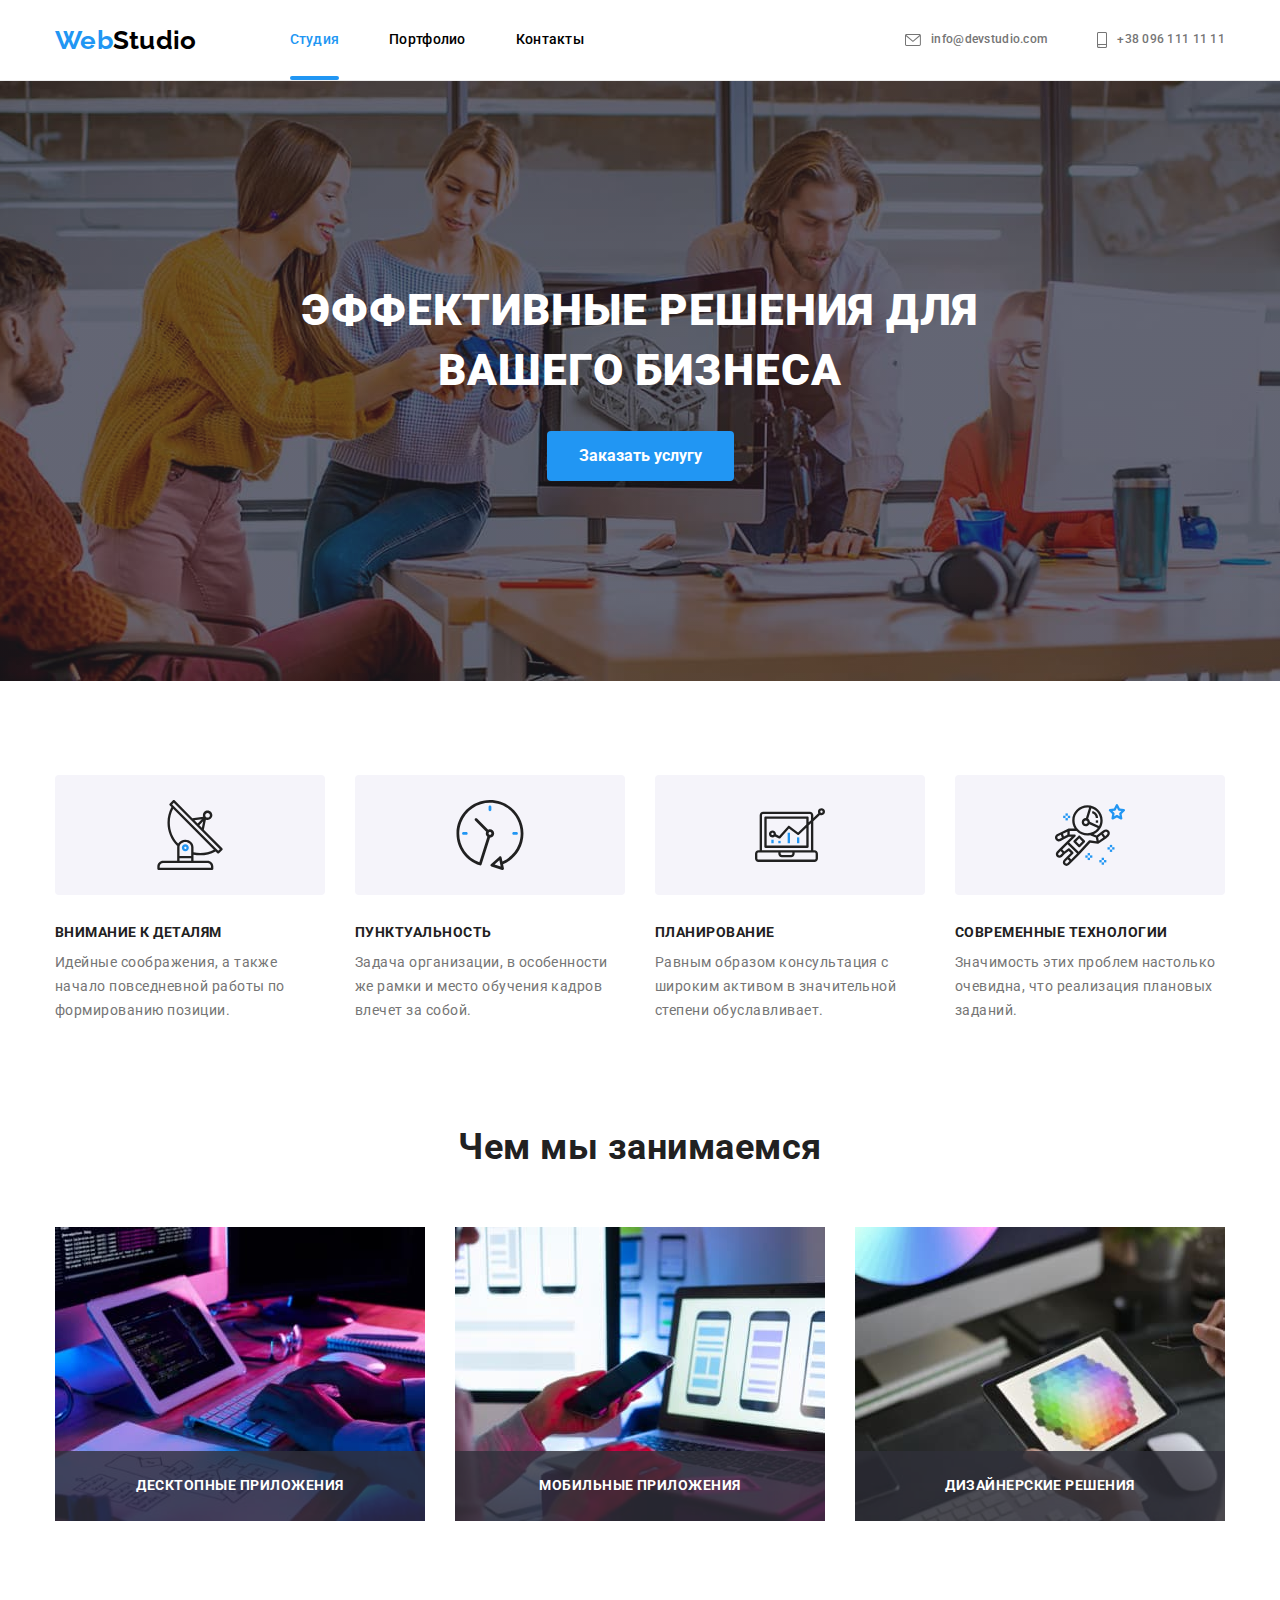
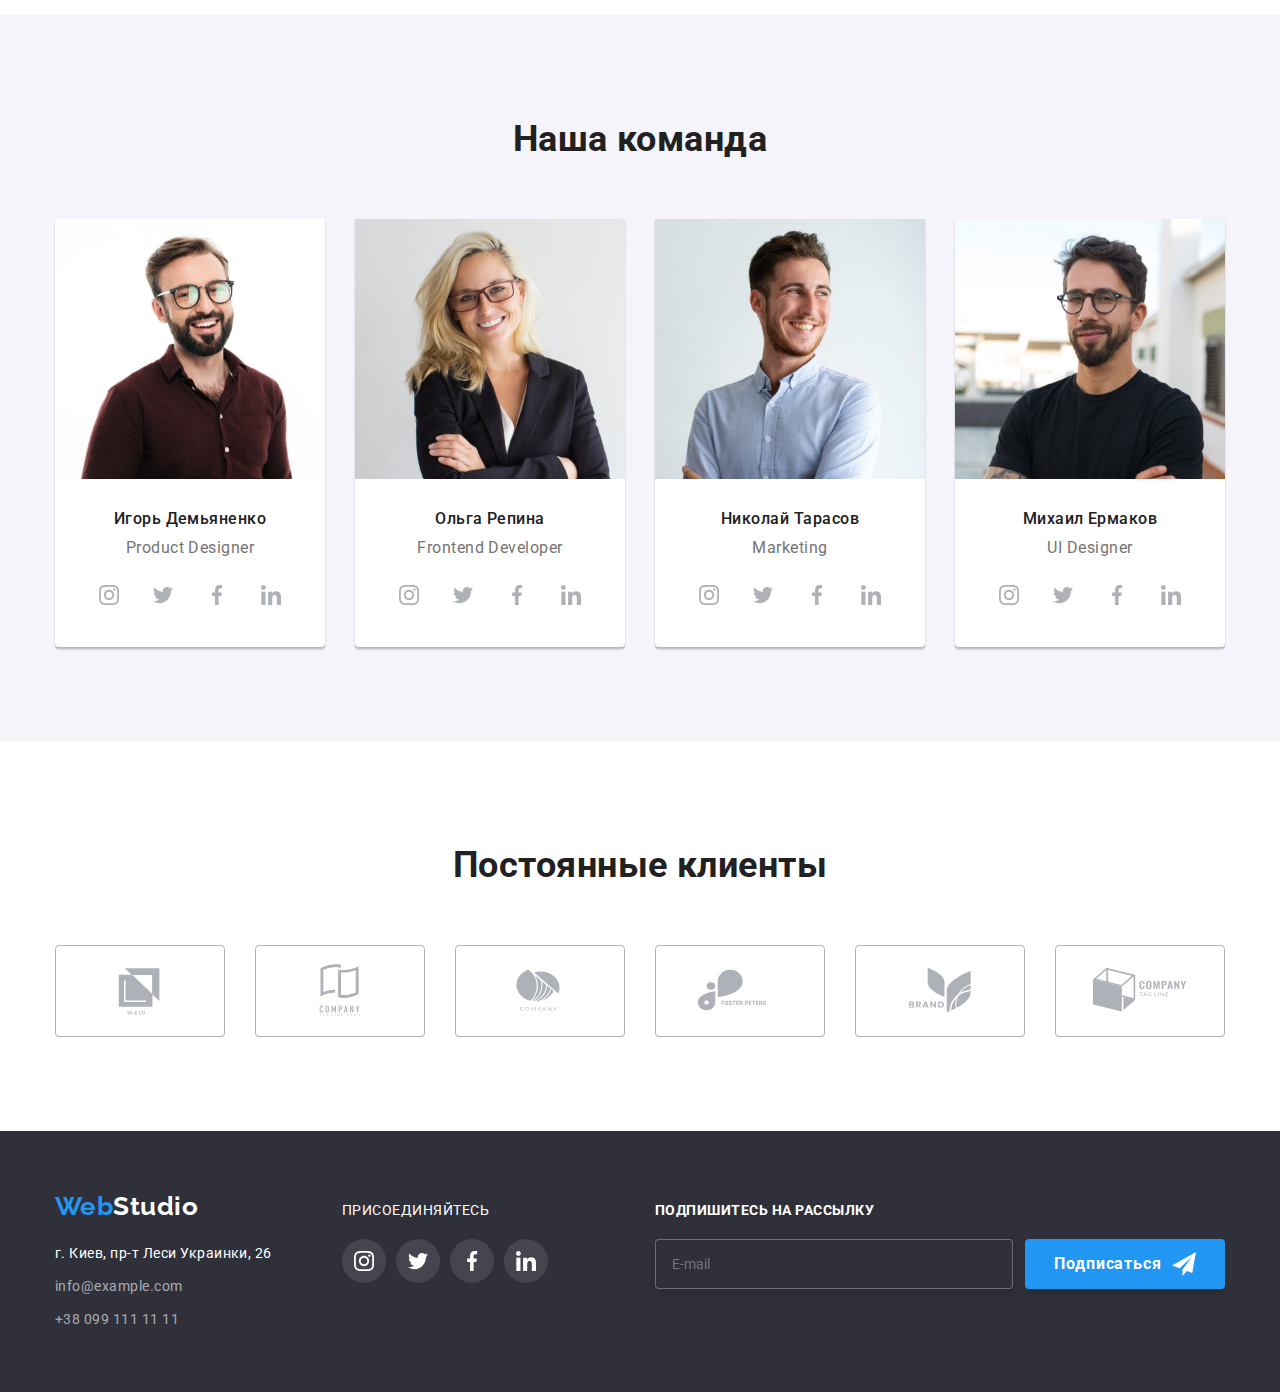
<file: index.html>
<!DOCTYPE html>
<html lang="ru">
<head>
  <meta charset="UTF-8" />
  <meta http-equiv="X-UA-Compatible" content="IE=edge" />
  <meta name="viewport" content="width=device-width, initial-scale=1.0" />
  <link rel="preconnect" href="https://fonts.googleapis.com">
  <link rel="preconnect" href="https://fonts.gstatic.com" crossorigin>
  <link href="https://fonts.googleapis.com/css2?family=Raleway:wght@700&family=Roboto:wght@400;500;700;900&display=swap" rel="stylesheet">
  <title>WebStudio</title>
  <!-- <link rel="stylesheet" href="https://cdnjs.cloudflare.com/ajax/libs/modern-normalize/1.0.0/modern-normalize.min.css" /> -->
  <link rel="stylesheet" href="./css/main.min.css" />
</head>
<body>
  <!-- Header -->
  <header class="header">
    <div class="container">
      <div class="header-mini">
        <a href="./index.html" lang="en" class="logo header__logo link"><span class="header__logo--span">Web</span>Studio</a>
        <button type="button" class="min-menu-open-btn button">
          <svg class="min-menu-open-btn__icon" width="24" height="16">
            <use href="./images/icons.svg#icon-menu-open"></use>
          </svg>
        </button>
      </div>
      <div class="header-menu is-hidden">
        <button type="button" class="min-menu-close-btn">
          <svg class="min-menu-close-btn__icon" width="18.67" height="18.67">
            <use href="./images/icons.svg#icon-menu-close"></use>
          </svg>
        </button>
        <nav>
          <ul class="site-nav list">
            <li class="site-nav__item">
              <a href="./index.html" class="site-nav__link site-nav__link--current link">
                Студия
              </a>
            </li>
            <li class="site-nav__item">
              <a href="./portfolio.html" class="site-nav__link link">
                Портфолио
              </a>
            </li>
            <li class="site-nav__item">
              <a href="#" class="site-nav__link link">
                Контакты
              </a>
            </li>
          </ul>
        </nav>
        <!-- Header contacts -->
        <div class="header-bottom-wrapper">
          <ul class="header-contacts list">
            <li class="header-contacts__item">
              <a href="mailto:info@devstudio.com" class="header-contacts__link email link">
                <svg width="16" height="12" class="email__icon email__icon--desktop">
                  <use href="./images/icons.svg#icon-mail"></use>
                </svg>
                info@devstudio.com
              </a>
            </li>
            <li class="header-contacts__item">
              <a href="tel:+380961111111" class="header-contacts__link phone link">
                <svg width="10" height="16" class="phone__icon phone__icon--desktop">
                  <use href="./images/icons.svg#icon-phone"></use>
                </svg>
                +38 096 111 11 11
              </a>
            </li>
          </ul>
          <ul class="header-socials list">
            <li class="header-socials__item">
              <a href="#" class="header-socials__link">Instagram</a>
            </li>
            <li class="header-socials__item">
              <a href="#" class="header-socials__link">Twitter</a>
            </li>
            <li class="header-socials__item">
              <a href="#" class="header-socials__link">Facebook</a>
            </li>
            <li class="header-socials__item">
              <a href="#" class="header-socials__link">LinkedIn</a>
            </li>
          </ul>
        </div>
      </div>
    </div>
  </header>
  <main>
    <!-- Герой -->
    <section class="hero overlay">
      <div class="container">
        <h1 class="hero__title">Эффективные решения для вашего бизнеса</h1>
        <button type="button" class="button hero__button" data-modal-open>Заказать услугу</button>
      </div>
    </section>
    <!-- Наши преимущества -->
    <section class="about">
      <div class="container">
        <h2 class="visually-hidden">Наши преимущества</h2>
        <ul class="about__list list">
          <li class="about__item">
            <div class="about__content">
              <svg width="70" height="70" class="about__icon">
                <use href="./images/icons.svg#icon-about1"></use>
              </svg>
            </div>
            <h3 class="about__title">Внимание к деталям</h3>
            <p class="about__text">Идейные соображения, а также начало повседневной работы по формированию позиции.</p>
          </li>
          <li class="about__item">
            <div class="about__content">
              <svg width="70" height="70" class="about__icon">
                <use href="./images/icons.svg#icon-about2"></use>
              </svg>
            </div>
            <h3 class="about__title">Пунктуальность</h3>
            <p class="about__text">Задача организации, в особенности же рамки и место обучения кадров влечет за собой.</p>
          </li>
          <li class="about__item">
            <div class="about__content">
              <svg width="70" height="70" class="about__icon">
                <use href="./images/icons.svg#icon-about3"></use>
              </svg>
            </div>
            <h3 class="about__title">Планирование</h3>
            <p class="about__text">Равным образом консультация с широким активом в значительной степени обуславливает.</p>
          </li>
          <li class="about__item">
            <div class="about__content">
              <svg width="70" height="70" class="about__icon">
                <use href="./images/icons.svg#icon-about4"></use>
              </svg>
            </div>
            <h3 class="about__title">Современные технологии</h3>
            <p class="about__text">Значимость этих проблем настолько очевидна, что реализация плановых заданий.</p>
          </li>
        </ul>
      </div>
    </section>
    <!-- Чем мы занимаемся -->
    <section class="doing">
      <div class="container">
        <h2 class="doing__title">Чем мы занимаемся</h2>
        <ul class="doing__list list">
          <li class="doing__item">
            <img
              class="doing__image"
              srcset="./images/doing1-1x.jpg 1x,
              ./images/doing1-2x.jpg 2x"
              src="./images/doing1-1x.jpg"
              alt="Разработка програмного обеспечения"
              height="294"
            />
            <p class="doing__description">Десктопные приложения</p>
          </li>
          <li class="doing__item">
            <img
              class="doing__image"
              srcset="./images/doing2-1x.jpg 1x,
              ./images/doing2-2x.jpg 2x"
              src="./images/doing2-1x.jpg"
              alt="Тестирование мобильного приложения"
              height="294"
            />
            <p class="doing__description">Мобильные приложения</p>
          </li>
          <li class="doing__item">
            <img
              class="doing__image"
              srcset="./images/doing3-1x.jpg 1x,
              ./images/doing3-2x.jpg 2x"
              src="./images/doing3-1x.jpg"
              alt="Работа с палитрой цветов"
              height="294"
            />
            <p class="doing__description">Дизайнерские решения</p>
          </li>
        </ul>
      </div>
    </section>
    <!-- Наша команда -->
    <section class="team">
      <div class="container">
        <h2 class="team__title">Наша команда</h2>
        <ul class="team__list list">
          <li class="team__item">
            <img
              class="team__photo"
              srcset="./images/teammate1-desktop-1x.jpg 270w,
              ./images/teammate1-desktop-2x.jpg 540w,
              ./images/teammate1-tablet-1x.jpg 354w,
              ./images/teammate1-tablet-2x.jpg 708w,
              ./images/teammate1-mobile-1x.jpg 450w,
              ./images/teammate1-mobile-2x.jpg 900w"
              src="./images/teammate1-mobile-1x.jpg"
              alt="фото-Игорь-Демьяненко"
              sizes="(min-width: 1200px) 270px, (min-width: 768px) 354px, (min-width: 480px) 450px, 450px"
            />
            <div class="team__content">
              <h3 class="team__teammate">Игорь Демьяненко</h3>
              <p class="team__position" lang="en">Product Designer</p>
              <ul class="team__soc-list list">
                <li class="team__soc-item">
                  <a href="#" class="team__soc-link link">
                    <svg width="20" height="20" class="team__soc-icon">
                      <use href="./images/icons.svg#icon-instagram"></use>
                    </svg>
                  </a>
                </li>
                <li class="team__soc-item">
                  <a href="#" class="team__soc-link link">
                    <svg width="20" height="20" class="team__soc-icon">
                      <use href="./images/icons.svg#icon-twitter"></use>
                    </svg>
                  </a>
                </li>
                <li class="team__soc-item">
                  <a href="#" class="team__soc-link link">
                    <svg width="20" height="20" class="team__soc-icon">
                      <use href="./images/icons.svg#icon-facebook"></use>
                    </svg>
                  </a>
                </li>
                <li class="team__soc-item">
                  <a href="#" class="team__soc-link link">
                    <svg width="20" height="20" class="team__soc-icon">
                      <use href="./images/icons.svg#icon-linkedin"></use>
                    </svg>
                  </a>
                </li>
              </ul>
            </div>
          </li>
          <li class="team__item">
            <img
              class="team__photo"
              srcset="./images/teammate2-desktop-1x.jpg 270w,
              ./images/teammate2-desktop-2x.jpg 540w,
              ./images/teammate2-tablet-1x.jpg 354w,
              ./images/teammate2-tablet-2x.jpg 708w,
              ./images/teammate2-mobile-1x.jpg 450w,
              ./images/teammate2-mobile-2x.jpg 900w"
              src="./images/teammate2-mobile-1x.jpg"
              alt="фото-Ольга-Репна"
              sizes="(min-width: 1200px) 270px, (min-width: 768px) 354px, (min-width: 480px) 450px, 450px"
            />
            <div class="team__content">
              <h3 class="team__teammate">Ольга Репина</h3>
              <p class="team__position" lang="en">Frontend Developer</p>
              <ul class="team__soc-list list">
                <li class="team__soc-item">
                  <a href="#" class="team__soc-link link">
                    <svg width="20" height="20" class="team__soc-icon">
                      <use href="./images/icons.svg#icon-instagram"></use>
                    </svg>
                  </a>
                </li>
                <li class="team__soc-item">
                  <a href="#" class="team__soc-link link">
                    <svg width="20" height="20" class="team__soc-icon">
                      <use href="./images/icons.svg#icon-twitter"></use>
                    </svg>
                  </a>
                </li>
                <li class="team__soc-item">
                  <a href="#" class="team__soc-link link">
                    <svg width="20" height="20" class="team__soc-icon">
                      <use href="./images/icons.svg#icon-facebook"></use>
                    </svg>
                  </a>
                </li>
                <li class="team__soc-item">
                  <a href="#" class="team__soc-link link">
                    <svg width="20" height="20" class="team__soc-icon">
                      <use href="./images/icons.svg#icon-linkedin"></use>
                    </svg>
                  </a>
                </li>
              </ul>
            </div>
          </li>
          <li class="team__item">
            <img
              class="team__photo"
              srcset="./images/teammate3-desktop-1x.jpg 270w,
              ./images/teammate3-desktop-2x.jpg 540w,
              ./images/teammate3-tablet-1x.jpg 354w,
              ./images/teammate3-tablet-2x.jpg 708w,
              ./images/teammate3-mobile-1x.jpg 450w,
              ./images/teammate3-mobile-2x.jpg 900w"
              src="./images/teammate3-mobile-1x.jpg"
              alt="фото-Николай-Тарасов"
              sizes="(min-width: 1200px) 270px, (min-width: 768px) 354px, (min-width: 480px) 450px, 450px"
            />
            <div class="team__content">
              <h3 class="team__teammate">Николай Тарасов</h3>
              <p class="team__position" lang="en">Marketing</p>
              <ul class="team__soc-list list">
                <li class="team__soc-item">
                  <a href="#" class="team__soc-link link">
                    <svg width="20" height="20" class="team__soc-icon">
                      <use href="./images/icons.svg#icon-instagram"></use>
                    </svg>
                  </a>
                </li>
                <li class="team__soc-item">
                  <a href="#" class="team__soc-link link">
                    <svg width="20" height="20" class="team__soc-icon">
                      <use href="./images/icons.svg#icon-twitter"></use>
                    </svg>
                  </a>
                </li>
                <li class="team__soc-item">
                  <a href="#" class="team__soc-link link">
                    <svg width="20" height="20" class="team__soc-icon">
                      <use href="./images/icons.svg#icon-facebook"></use>
                    </svg>
                  </a>
                </li>
                <li class="team__soc-item">
                  <a href="#" class="team__soc-link link">
                    <svg width="20" height="20" class="team__soc-icon">
                      <use href="./images/icons.svg#icon-linkedin"></use>
                    </svg>
                  </a>
                </li>
              </ul>
            </div>
          </li>
          <li class="team__item">
            <img
              class="team__photo"
              srcset="./images/teammate4-desktop-1x.jpg 270w,
              ./images/teammate4-desktop-2x.jpg 540w,
              ./images/teammate4-tablet-1x.jpg 354w,
              ./images/teammate4-tablet-2x.jpg 708w,
              ./images/teammate4-mobile-1x.jpg 450w,
              ./images/teammate4-mobile-2x.jpg 900w"
              src="./images/teammate4-mobile-1x.jpg"
              alt="фото-Михаил-Ермаков"
              sizes="(min-width: 1200px) 270px, (min-width: 768px) 354px, (min-width: 480px) 450px, 450px"
            />
            <div class="team__content">
              <h3 class="team__teammate">Михаил Ермаков</h3>
              <p class="team__position" lang="en">UI Designer</p>
              <ul class="team__soc-list list">
                <li class="team__soc-item">
                  <a href="#" class="team__soc-link link">
                    <svg width="20" height="20" class="team__soc-icon">
                      <use href="./images/icons.svg#icon-instagram"></use>
                    </svg>
                  </a>
                </li>
                <li class="team__soc-item">
                  <a href="#" class="team__soc-link link">
                    <svg width="20" height="20" class="team__soc-icon">
                      <use href="./images/icons.svg#icon-twitter"></use>
                    </svg>
                  </a>
                </li>
                <li class="team__soc-item">
                  <a href="#" class="team__soc-link link">
                    <svg width="20" height="20" class="team__soc-icon">
                      <use href="./images/icons.svg#icon-facebook"></use>
                    </svg>
                  </a>
                </li>
                <li class="team__soc-item">
                  <a href="#" class="team__soc-link link">
                    <svg width="20" height="20" class="team__soc-icon">
                      <use href="./images/icons.svg#icon-linkedin"></use>
                    </svg>
                  </a>
                </li>
              </ul>
            </div>
          </li>
        </ul>
      </div>
    </section>
    <!-- Постоянные клиенты -->
    <section class="clients">
      <div class="container">
        <h2 class="clients__title">Постоянные клиенты</h2>
        <ul class="clients__list list">
          <li class="clients__item">
            <a href="#" class="clients__link">
              <svg width="106" height="60" class="clients__icon">
                <use href="./images/icons.svg#icon-client1"></use>
              </svg>
            </a>
          </li>
          <li class="clients__item">
            <a class="clients__link" href="#">
              <svg width="106" height="60" class="clients__icon">
                <use href="./images/icons.svg#icon-client2"></use>
              </svg>
            </a>
          </li>
          <li class="clients__item">
            <a class="clients__link" href="#">
              <svg width="106" height="60" class="clients__icon">
                <use href="./images/icons.svg#icon-client3"></use>
              </svg>
            </a>
          </li>
          <li class="clients__item">
            <a class="clients__link" href="#">
              <svg width="106" height="60" class="clients__icon">
                  <use href="./images/icons.svg#icon-client4"></use>
              </svg>
            </a>
          </li>
          <li class="clients__item">
            <a class="clients__link" href="#">
              <svg width="106" height="60" class="clients__icon">
                <use href="./images/icons.svg#icon-client5"></use>
              </svg>
            </a>
          </li>
          <li class="clients__item">
            <a class="clients__link" href="#">
              <svg width="106" height="60" class="clients__icon">
                <use href="./images/icons.svg#icon-client6"></use>
              </svg>
            </a>
          </li>
        </ul>
      </div>
    </section>
  </main>
  <!-- Подвал -->
  <footer class="footer">
    <div class="container">
      <div class="address-join-wrapper">
        <div class="address-wrapper" id="contacts-id">
          <a href="index.html" class="logo footer__logo link"><span lang="en"
            class="footer__logo--span"
            >Web</span>Studio</a
          >
          <address class="address">
            <p class="address__location">г. Киев, пр-т Леси Украинки, 26</p>
            <ul class="footer-contacts list">
              <li class="footer-contacts__item">
                <a href="mailto:info@example.com" class="footer-contacts__link link">info@example.com</a>
              </li>
              <li class="footer-contacts__item">
                <a href="tel:+380991111111" class="footer-contacts__link link">+38 099 111 11 11</a>
              </li>
            </ul>
          </address>
        </div>
        <!-- Присоединяйтесь -->
        <div class="join">
          <p class="join__title">Присоединяйтесь</p>
          <ul class="socials list">
            <li class="socials__item">
              <a class="socials__link" href="#">
                <svg width="20" height="20" class="socials__icon">
                  <use href="./images/icons.svg#icon-instagram"></use>
                </svg>
              </a>
            </li>
            <li class="socials__item">
              <a class="socials__link" href="#">
                <svg width="20" height="20" class="socials__icon">
                  <use href="./images/icons.svg#icon-twitter"></use>
                </svg>
              </a>
            </li>
            <li class="socials__item">
              <a class="socials__link" href="#">
                <svg class="socials__icon" width="20" height="20">
                  <use href="./images/icons.svg#icon-facebook"></use>
                </svg>
              </a>
            </li>
            <li class="socials__item">
              <a class="socials__link" href="#">
                <svg width="20" height="20" class="socials__icon">
                  <use href="./images/icons.svg#icon-linkedin"></use>
                </svg>
              </a>
            </li>
          </ul>
        </div>
      </div>
      <!-- Подпишитесь -->
      <div class="subscribe">
        <strong class="subscribe__title">Подпишитесь на рассылку</strong>
        <form class="subscribe__form">
          <label class="subscribe__label">
            <input type="email" name="email" placeholder="E-mail" class="subscribe__input" />
          </label>
          <button class="subscribe__button button" type="submit">
            Подписаться
            <svg class="subscribe__icon" width="24" height="24">
              <use href="./images/icons.svg#icon-modal-send"></use>
            </svg>
          </button>
        </form>
      </div>
    </div>
  </footer>
  <!-- Бекдроп -->
  <div class="backdrop is-hidden" data-modal>
    <div class="modal">
      <button class="button modal__close" data-modal-close>
        <svg width="18" height="18" class="modal__close-icon">
          <use href="./images/icons.svg#icon-modal-x"></use>
        </svg>
      </button>
      <strong class="modal__title">Оставьте свои данные, мы вам перезвоним</strong>
      <form class="modal__form form">
        <label class="form__label">
          Имя
          <span class="form__input-wrapper">
            <input name="modal-name" type="text" class="form__input" />
            <svg class="form__input-icon" width="18" height="18">
              <use href="./images/icons.svg#icon-modal-person"></use>
            </svg>
          </span>
        </label>
        <label class="form__label">
          Телефон
          <span class="form__input-wrapper">
            <input name="form-phone" type="tel" class="form__input" />
            <svg width="18" height="18" class="form__input-icon">
              <use href="./images/icons.svg#icon-modal-phone"></use>
            </svg>
          </span>
        </label>
        <label class="form__label">
          Почта
          <span class="form__input-wrapper">
            <input class="form__input" name="form-email" type="email" />
            <svg class="form__input-icon" width="18" height="18">
              <use href="./images/icons.svg#icon-modal-email"></use>
            </svg>
          </span>
        </label>
        <label class="form__label">
          Комментарий
          <textarea
            class="form__comment"
            name="form-comment"
            rows="6"
            placeholder="Введите текст"
          ></textarea>
        </label>
        <div class="agreement">
          <label class="check">
            <input type="checkbox" name="agreement-check" class="check__input visually-hidden" />
            <svg class="check__icon--disable" width="16" height="15">
              <use href="./images/icons.svg#icon-modal-check-disable"></use>
            </svg>
            <svg class="check__icon--active" width="16" height="15">
              <use href="./images/icons.svg#icon-modal-check-active"></use>
            </svg>
            <svg class="check__icon--focus" width="16" height="15">
              <use href="./images/icons.svg#icon-modal-check-focus"></use>
            </svg>
          </label>
          <p class="agreement__text">
            Соглашаюсь с рассылкой и принимаю
            <a href="#" class="agreement__link link">Условия договора</a>
          </p>
        </div>
        <button class="button modal__submit" type="button">Отправить</button>
      </form>
    </div>
  </div>
  <script src="./js/menu.js"></script>
  <script src="./js/modal.js"></script>
</body>
</html>
</file>
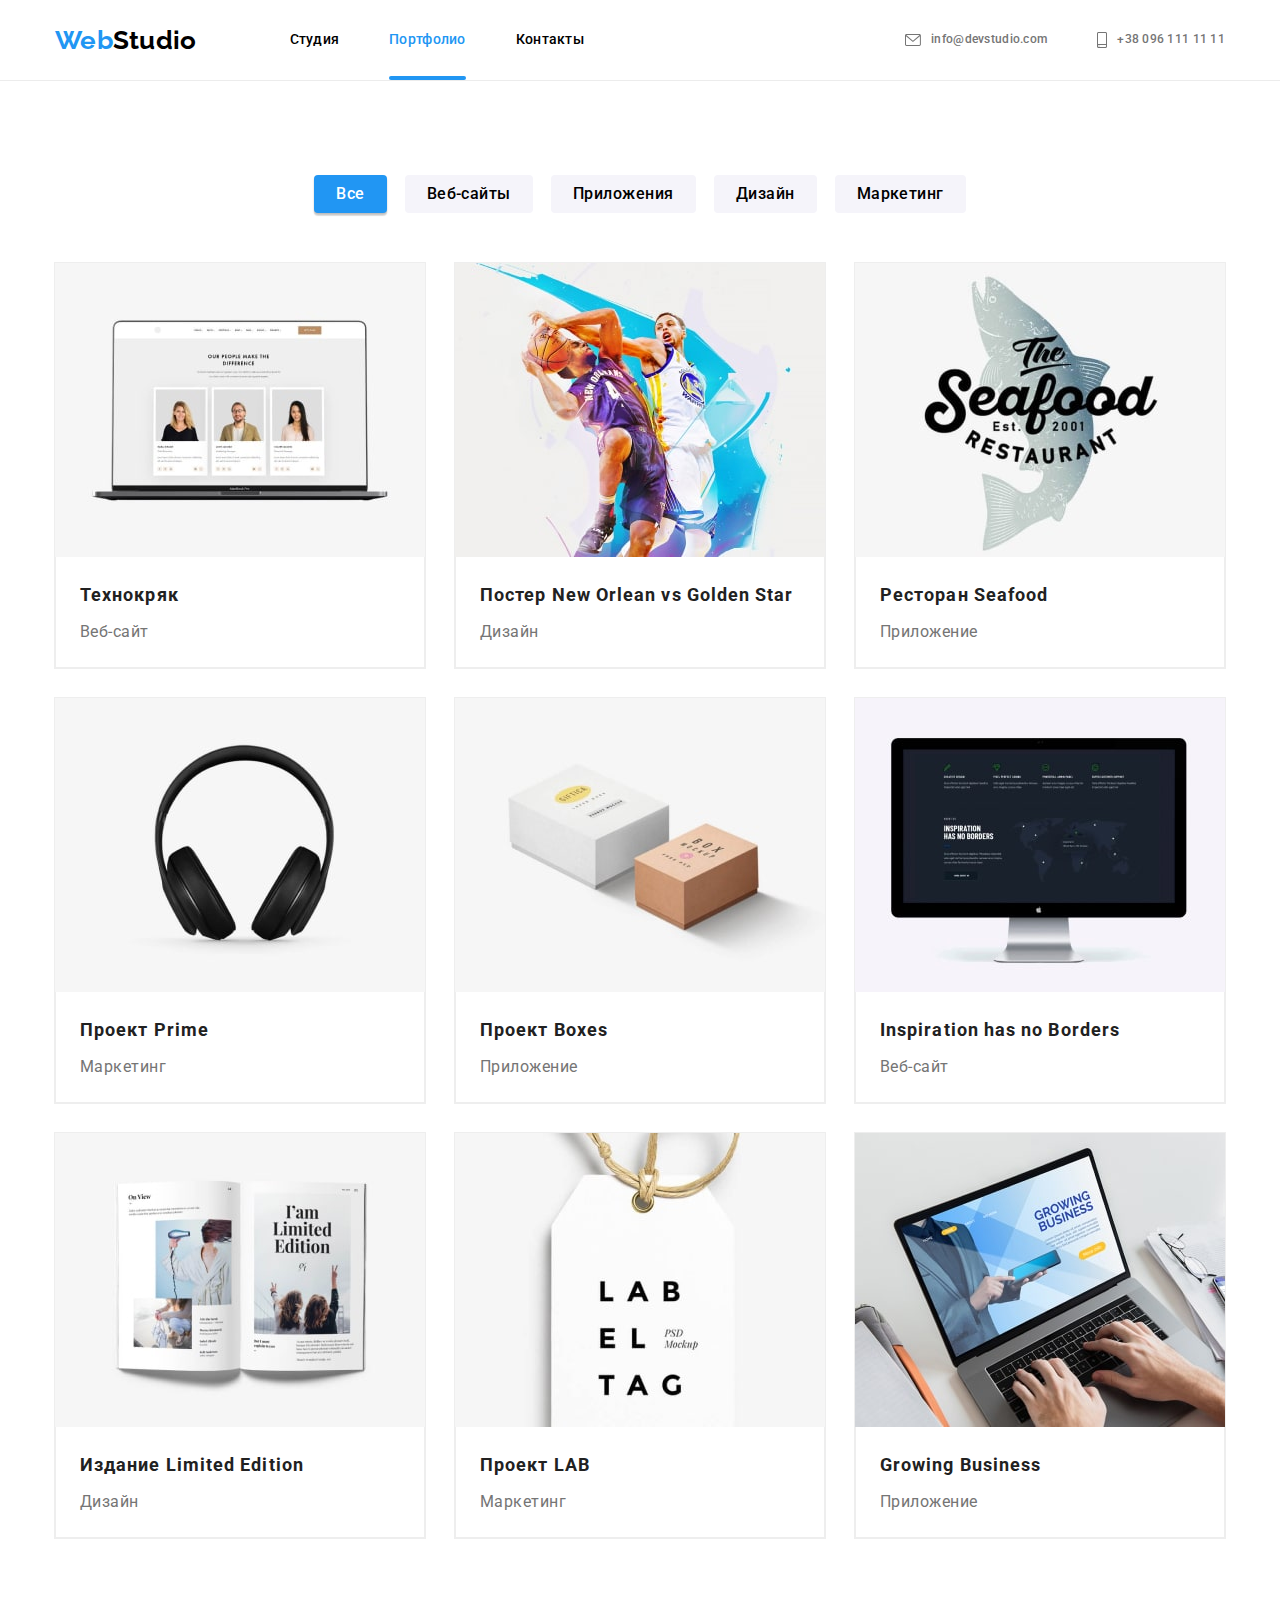
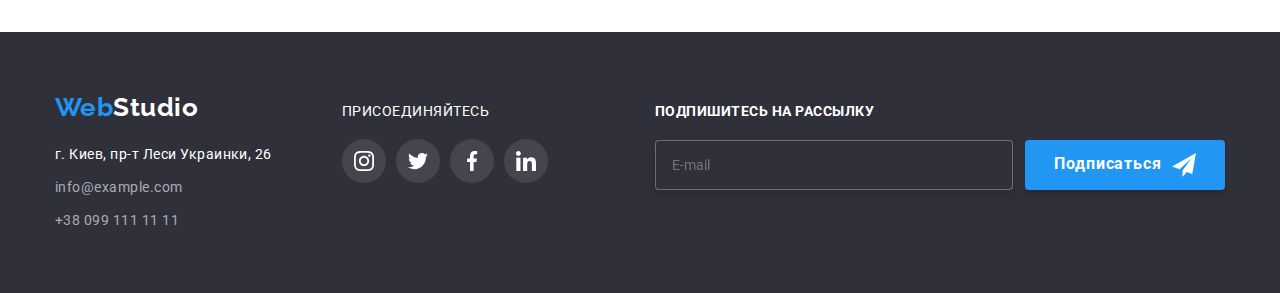
<file: portfolio.html>
<!DOCTYPE html>
<html lang="ru">
<head>
  <meta charset="UTF-8" />
  <meta http-equiv="X-UA-Compatible" content="IE=edge" />
  <meta name="viewport" content="width=device-width, initial-scale=1.0" />
  <link rel="preconnect" href="https://fonts.googleapis.com">
  <link rel="preconnect" href="https://fonts.gstatic.com" crossorigin>
  <link href="https://fonts.googleapis.com/css2?family=Raleway:wght@700&family=Roboto:wght@400;500;700;900&display=swap" rel="stylesheet">
  <title>WebStudio</title>
  <!-- <link rel="stylesheet" href="https://cdnjs.cloudflare.com/ajax/libs/modern-normalize/1.0.0/modern-normalize.min.css" /> -->
  <link rel="stylesheet" href="./css/main.min.css" />
</head>
<body>
  <!-- Header -->
  <header class="header">
    <div class="container">
      <div class="header-mini">
        <a href="./index.html" lang="en" class="logo header__logo link"><span class="header__logo--span">Web</span>Studio</a>
        <button type="button" class="min-menu-open-btn button">
          <svg class="min-menu-open-btn__icon" width="24" height="16">
            <use href="./images/icons.svg#icon-menu-open"></use>
          </svg>
        </button>
      </div>
      <div class="header-menu is-hidden">
        <button type="button" class="min-menu-close-btn">
          <svg class="min-menu-close-btn__icon" width="18.67" height="18.67">
            <use href="./images/icons.svg#icon-menu-close"></use>
          </svg>
        </button>
        <nav>
          <ul class="site-nav list">
            <li class="site-nav__item">
              <a href="./index.html" class="site-nav__link link">
                Студия
              </a>
            </li>
            <li class="site-nav__item">
              <a href="./portfolio.html" class="site-nav__link site-nav__link--current link">
                Портфолио
              </a>
            </li>
            <li class="site-nav__item">
              <a href="#" class="site-nav__link link">
                Контакты
              </a>
            </li>
          </ul>
        </nav>
        <!-- Header contacts -->
        <div class="header-bottom-wrapper">
          <ul class="header-contacts list">
            <li class="header-contacts__item">
              <a href="mailto:info@devstudio.com" class="header-contacts__link email link">
                <svg width="16" height="12" class="email__icon email__icon--desktop">
                  <use href="./images/icons.svg#icon-mail"></use>
                </svg>
                info@devstudio.com
              </a>
            </li>
            <li class="header-contacts__item">
              <a href="tel:+380961111111" class="header-contacts__link phone link">
                <svg width="10" height="16" class="phone__icon phone__icon--desktop">
                  <use href="./images/icons.svg#icon-phone"></use>
                </svg>
                +38 096 111 11 11
              </a>
            </li>
          </ul>
          <ul class="header-socials list">
            <li class="header-socials__item">
              <a href="#" class="header-socials__link">Instagram</a>
            </li>
            <li class="header-socials__item">
              <a href="#" class="header-socials__link">Twitter</a>
            </li>
            <li class="header-socials__item">
              <a href="#" class="header-socials__link">Facebook</a>
            </li>
            <li class="header-socials__item">
              <a href="#" class="header-socials__link">LinkedIn</a>
            </li>
          </ul>
        </div>
      </div>
    </div>
  </header>
  <main>
    <!-- Кнопки -->
    <section class="portfolio">
      <div class="container">
        <h2 class="visually-hidden">Фильтр</h2>
        <ul class="portfolio__nav list">
          <li class="portfolio__nav-item">
            <button type="button" class="portfolio__button first">Все</button>
          </li>
          <li class="portfolio__nav-item">
            <button type="button" class="portfolio__button">Веб-сайты</button>
          </li>
          <li class="portfolio__nav-item">
            <button type="button" class="portfolio__button">Приложения</button>
          </li>
          <li class="portfolio__nav-item">
            <button type="button" class="portfolio__button">Дизайн</button>
          </li>
          <li class="portfolio__nav-item">
            <button type="button" class="portfolio__button">Маркетинг</button>
          </li>
        </ul>
        <!-- Проекты в портфолио -->
        <ul class="projects list">
          <li class="projects__item">
            <a class="projects__link link" href="#">
              <div class="projects__figure">
                <picture>
                  <source
                    srcset="
                    ./images/project1-desktop-1x.jpg 1x,
                    ./images/project1-desktop-2x.jpg 2x"
                    media="(min-width: 1200px)"
                    type="image/jpeg"
                  />
                  <source
                    srcset="
                    ./images/project1-tablet-1x.jpg 1x,
                    ./images/project1-tablet-2x.jpg 2x"
                    media="(min-width: 768px)"
                    type="image/jpeg"
                  />
                  <source
                    srcset="
                    ./images/project1-mobile-1x.jpg 1x,
                    ./images/project1-mobile-2x.jpg 2x"
                    type="image/jpeg"
                  />
                  <img
                    class="projects__item-images"
                    alt="фото-Технокряк"
                    src="./images/project1-mobile-1x.jpg"
                  />
                </picture>
                <div class="projects__description-wrapper">
                  <p class="projects__description">
                    Ресурс предлагает комплексные предложения с разным уровнем функционала и
                    сервисов. Все это позволит посетителю получить исчерпывающие сведения о
                    компании или частном лице.
                  </p>
                </div>
              </div>
              <div class="projects__content">
                <h3 class="projects__title">Технокряк</h3>
                <p class="projects__item-description">Веб-сайт</p>
              </div>
            </a>
          </li>
          <li class="projects__item">
            <a class="projects__link link" href="#">
              <div class="projects__figure">
                <picture>
                  <source
                    srcset="
                    ./images/project2-desktop-1x.jpg 1x,
                    ./images/project2-desktop-2x.jpg 2x"
                    media="(min-width: 1200px)"
                    type="image/jpeg"
                  />
                  <source
                    srcset="
                    ./images/project2-tablet-1x.jpg 1x,
                    ./images/project2-tablet-2x.jpg 2x"
                    media="(min-width: 768px)"
                    type="image/jpeg"
                  />
                  <source
                    srcset="
                    ./images/project2-mobile-1x.jpg 1x,
                    ./images/project2-mobile-2x.jpg 2x"
                    type="image/jpeg"
                  />
                  <img
                    class="projects__item-images"
                    alt="фото-Постер-New-Orlean-vs-Golden-Star"
                    src="./images/project2-mobile-1x.jpg"
                  />
                </picture>
                <div class="projects__description-wrapper">
                  <p class="projects__description">
                    Ресурс предлагает комплексные предложения с разным уровнем функционала и
                    сервисов. Все это позволит посетителю получить исчерпывающие сведения о
                    компании или частном лице.
                  </p>
                </div>
              </div>
              <div class="projects__content">
                <h3 class="projects__title">Постер <span lang="en">New Orlean vs Golden Star</span></h3>
                <p class="projects__item-description">Дизайн</p>
              </div>
            </a>
          </li>
          <li class="projects__item">
            <a class="projects__link link" href="#">
              <div class="projects__figure">
                <picture>
                  <source
                    srcset="./images/project3-desktop-1x.jpg 1x,
                    ./images/project3-desktop-2x.jpg 2x"
                    media="(min-width: 1200px)"
                    type="image/jpeg"
                  />
                  <source
                    srcset="./images/project3-tablet-1x.jpg 1x,
                    ./images/project3-tablet-2x.jpg 2x"
                    media="(min-width: 768px)"
                    type="image/jpeg"
                  />
                  <source
                    srcset="./images/project3-mobile-1x.jpg 1x,
                    ./images/project3-mobile-2x.jpg 2x"
                    type="image/jpeg"
                  />
                  <img
                    class="projects__item-images"
                    alt="фото-Ресторан-Seafood"
                    src="./images/project3-mobile-1x.jpg"
                  />
                </picture>
                <div class="projects__description-wrapper">
                  <p class="projects__description">
                    Ресурс предлагает комплексные предложения с разным уровнем функционала и
                    сервисов. Все это позволит посетителю получить исчерпывающие сведения о
                    компании или частном лице.
                  </p>
                </div>
              </div>
              <div class="projects__content">
                <h3 class="projects__title">Ресторан <span lang="en">Seafood</span></h3>
                <p class="projects__item-description">Приложение</p>
              </div>
            </a>
          </li>
          <li class="projects__item">
            <a class="projects__link link" href="#">
              <div class="projects__figure">
                <picture>
                  <source
                    srcset="./images/project4-desktop-1x.jpg 1x,
                    ./images/project4-desktop-2x.jpg 2x"
                    media="(min-width: 1200px)"
                    type="image/jpeg"
                  />
                  <source
                    srcset="./images/project4-tablet-1x.jpg 1x,
                    ./images/project4-tablet-2x.jpg 2x"
                    media="(min-width: 768px)"
                    type="image/jpeg"
                  />
                  <source
                    srcset="./images/project4-mobile-1x.jpg 1x,
                    ./images/project4-mobile-2x.jpg 2x"
                    type="image/jpeg"
                  />
                  <img
                    class="projects__item-images"
                    alt="фото-Проект-Prime"
                    src="./images/project4-mobile-1x.jpg"
                  />
                </picture>
                <div class="projects__description-wrapper">
                  <p class="projects__description">
                    Ресурс предлагает комплексные предложения с разным уровнем функционала и
                    сервисов. Все это позволит посетителю получить исчерпывающие сведения о
                    компании или частном лице.
                  </p>
                </div>
              </div>
              <div class="projects__content">
                <h3 class="projects__title">Проект <span lang="en">Prime</span></h3>
                <p class="projects__item-description">Маркетинг</p>
              </div>
            </a>
          </li>
          <li class="projects__item">
            <a class="projects__link link" href="#">
              <div class="projects__figure">
                <picture>
                  <source
                    srcset="./images/project5-desktop-1x.jpg 1x,
                    ./images/project5-desktop-2x.jpg 2x"
                    media="(min-width: 1200px)"
                    type="image/jpeg"
                  />
                  <source
                    srcset="./images/project5-tablet-1x.jpg 1x,
                    ./images/project5-tablet-2x.jpg 2x"
                    media="(min-width: 768px)"
                    type="image/jpeg"
                  />
                  <source
                    srcset="./images/project5-mobile-1x.jpg 1x,
                    ./images/project5-mobile-2x.jpg 2x"
                    type="image/jpeg"
                  />
                  <img
                    class="projects__item-images"
                    alt="фото-Проект-Boxes"
                    src="./images/project5-mobile-1x.jpg"
                  />
                </picture>
                <div class="projects__description-wrapper">
                  <p class="projects__description">
                    Ресурс предлагает комплексные предложения с разным уровнем функционала и
                    сервисов. Все это позволит посетителю получить исчерпывающие сведения о
                    компании или частном лице.
                  </p>
                </div>
              </div>
              <div class="projects__content">
                <h3 class="projects__title">Проект <span lang="en">Boxes</span></h3>
                <p class="projects__item-description">Приложение</p>
              </div>
            </a>
          </li>
          <li class="projects__item">
            <a class="projects__link link" href="#">
              <div class="projects__figure">
                <picture>
                  <source
                    srcset="./images/project6-desktop-1x.jpg 1x,
                    ./images/project6-desktop-2x.jpg 2x"
                    media="(min-width: 1200px)"
                    type="image/jpeg"
                  />
                  <source
                    srcset="./images/project6-tablet-1x.jpg 1x,
                    ./images/project6-tablet-2x.jpg 2x"
                    media="(min-width: 768px)"
                    type="image/jpeg"
                  />
                  <source
                    srcset="./images/project6-mobile-1x.jpg 1x,
                    ./images/project6-mobile-2x.jpg 2x"
                    type="image/jpeg"
                  />
                  <img
                    class="projects__item-images"
                    alt="фото-Inspiration-has-no-Borders"
                    src="./images/project6-mobile-1x.jpg"
                  />
                </picture>
                <div class="projects__description-wrapper">
                  <p class="projects__description">
                    Ресурс предлагает комплексные предложения с разным уровнем функционала и
                    сервисов. Все это позволит посетителю получить исчерпывающие сведения о
                    компании или частном лице.
                  </p>
                </div>
              </div>
              <div class="projects__content">
                <h3 lang="en" class="projects__title">Inspiration has no Borders</h3>
                <p class="projects__item-description">Веб-сайт</p>
              </div>
            </a>
          </li>
          <li class="projects__item">
            <a class="projects__link link" href="#">
              <div class="projects__figure">
                <picture>
                  <source
                    srcset="./images/project7-desktop-1x.jpg 1x,
                    ./images/project7-desktop-2x.jpg 2x"
                    media="(min-width: 1200px)"
                    type="image/jpeg"
                  />
                  <source
                    srcset="./images/project7-tablet-1x.jpg 1x,
                    ./images/project7-tablet-2x.jpg 2x"
                    media="(min-width: 768px)"
                    type="image/jpeg"
                  />
                  <source
                    srcset="./images/project7-mobile-1x.jpg 1x,
                    ./images/project7-mobile-2x.jpg 2x"
                    type="image/jpeg"
                  />
                  <img
                    class="projects__item-images"
                    alt="фото-Издание-Limited-Edition"
                    src="./images/project7-mobile-1x.jpg"
                  />
                </picture>
                <div class="projects__description-wrapper">
                  <p class="projects__description">
                    Ресурс предлагает комплексные предложения с разным уровнем функционала и
                    сервисов. Все это позволит посетителю получить исчерпывающие сведения о
                    компании или частном лице.
                  </p>
                </div>
              </div>
              <div class="projects__content">
                <h3 class="projects__title">Издание <span lang="en">Limited Edition</span></h3>
                <p class="projects__item-description">Дизайн</p>
              </div>
            </a>
          </li>
          <li class="projects__item">
            <a class="projects__link link" href="#">
              <div class="projects__figure">
                <picture>
                  <source
                    srcset="./images/project8-desktop-1x.jpg 1x,
                    ./images/project8-desktop-2x.jpg 2x"
                    media="(min-width: 1200px)"
                    type="image/jpeg"
                  />
                  <source
                    srcset="./images/project8-tablet-1x.jpg 1x,
                    ./images/project8-tablet-2x.jpg 2x"
                    media="(min-width: 768px)"
                    type="image/jpeg"
                  />
                  <source
                    srcset="./images/project8-mobile-1x.jpg 1x,
                    ./images/project8-mobile-2x.jpg 2x"
                    type="image/jpeg"
                  />
                  <img
                    class="projects__item-images"
                    alt="фото-Проект-LAB"
                    src="./images/project8-mobile-1x.jpg"
                  />
                </picture>
                <div class="projects__description-wrapper">
                  <p class="projects__description">
                    Ресурс предлагает комплексные предложения с разным уровнем функционала и
                    сервисов. Все это позволит посетителю получить исчерпывающие сведения о
                    компании или частном лице.
                  </p>
                </div>
              </div>
              <div class="projects__content">
                <h3 class="projects__title">Проект <span lang="en">LAB</span></h3>
                <p class="projects__item-description">Маркетинг</p>
              </div>
            </a>
          </li>
          <li class="projects__item">
            <a class="projects__link link" href="#">
              <div class="projects__figure">
                <picture>
                  <source
                    srcset="./images/project9-desktop-1x.jpg 1x,
                    ./images/project9-desktop-2x.jpg 2x"
                    media="(min-width: 1200px)"
                    type="image/jpeg"
                  />
                  <source
                    srcset="./images/project9-tablet-1x.jpg 1x,
                    ./images/project9-tablet-2x.jpg 2x"
                    media="(min-width: 768px)"
                    type="image/jpeg"
                  />
                  <source
                    srcset="./images/project9-mobile-1x.jpg 1x,
                    ./images/project9-mobile-2x.jpg 2x"
                    type="image/jpeg"
                  />
                  <img
                    class="projects__item-images"
                    alt="фото-Growing-Business"
                    src="./images/project9-mobile-1x.jpg"
                  />
                </picture>
                <div class="projects__description-wrapper">
                  <p class="projects__description">
                    Ресурс предлагает комплексные предложения с разным уровнем функционала и
                    сервисов. Все это позволит посетителю получить исчерпывающие сведения о
                    компании или частном лице.
                  </p>
                </div>
              </div>
              <div class="projects__content">
                <h3 lang="en" class="projects__title">Growing Business</h3>
                <p class="projects__item-description">Приложение</p>
              </div>
            </a>
          </li>
        </ul>
      </div>
    </section>
  </main>
  <!-- Подвал -->
  <footer class="footer">
    <div class="container">
      <div class="address-join-wrapper">
        <div class="address-wrapper" id="contacts-id">
          <a href="index.html" class="logo footer__logo link"><span lang="en"
            class="footer__logo--span"
            >Web</span>Studio</a
          >
          <address class="address">
            <p class="address__location">г. Киев, пр-т Леси Украинки, 26</p>
            <ul class="footer-contacts list">
              <li class="footer-contacts__item">
                <a href="mailto:info@example.com" class="footer-contacts__link link">info@example.com</a>
              </li>
              <li class="footer-contacts__item">
                <a href="tel:+380991111111" class="footer-contacts__link link">+38 099 111 11 11</a>
              </li>
            </ul>
          </address>
        </div>
        <!-- Присоединяйтесь -->
        <div class="join">
          <p class="join__title">Присоединяйтесь</p>
          <ul class="socials list">
            <li class="socials__item">
              <a class="socials__link" href="#">
                <svg width="20" height="20" class="socials__icon">
                  <use href="./images/icons.svg#icon-instagram"></use>
                </svg>
              </a>
            </li>
            <li class="socials__item">
              <a class="socials__link" href="#">
                <svg width="20" height="20" class="socials__icon">
                  <use href="./images/icons.svg#icon-twitter"></use>
                </svg>
              </a>
            </li>
            <li class="socials__item">
              <a class="socials__link" href="#">
                <svg class="socials__icon" width="20" height="20">
                  <use href="./images/icons.svg#icon-facebook"></use>
                </svg>
              </a>
            </li>
            <li class="socials__item">
              <a class="socials__link" href="#">
                <svg width="20" height="20" class="socials__icon">
                  <use href="./images/icons.svg#icon-linkedin"></use>
                </svg>
              </a>
            </li>
          </ul>
        </div>
      </div>
      <!-- Подпишитесь -->
      <div class="subscribe">
        <strong class="subscribe__title">Подпишитесь на рассылку</strong>
        <form class="subscribe__form">
          <label class="subscribe__label">
            <input type="email" name="email" placeholder="E-mail" class="subscribe__input" />
          </label>
          <button class="subscribe__button button" type="submit">
            Подписаться
            <svg class="subscribe__icon" width="24" height="24">
              <use href="./images/icons.svg#icon-modal-send"></use>
            </svg>
          </button>
        </form>
      </div>
    </div>
  </footer>
  <script src="./js/menu.js"></script>
  <script src="./js/modal.js"></script>
</body>
</html>
</file>
<file: css/main.min.css>
*,::before,::after{box-sizing:border-box}html{line-height:1.15;-webkit-text-size-adjust:100%;-moz-tab-size:4;tab-size:4}body{margin:0;font-family:system-ui,-apple-system,"Segoe UI",Roboto,Helvetica,Arial,sans-serif,"Apple Color Emoji","Segoe UI Emoji"}hr{height:0;color:inherit}abbr[title]{text-decoration:underline dotted}b,strong{font-weight:bolder}code,kbd,samp,pre{font-family:ui-monospace,SFMono-Regular,Consolas,"Liberation Mono",Menlo,monospace;font-size:1em}small{font-size:80%}sub,sup{font-size:75%;line-height:0;position:relative;vertical-align:baseline}sub{bottom:-0.25em}sup{top:-0.5em}table{text-indent:0;border-color:inherit}button,input,optgroup,select,textarea{font-family:inherit;font-size:100%;line-height:1.15;margin:0}button,select{text-transform:none}button,[type=button],[type=reset],[type=submit]{-webkit-appearance:button}::-moz-focus-inner{border-style:none;padding:0}:-moz-focusring{outline:1px dotted ButtonText}:-moz-ui-invalid{box-shadow:none}legend{padding:0}progress{vertical-align:baseline}::-webkit-inner-spin-button,::-webkit-outer-spin-button{height:auto}[type=search]{-webkit-appearance:textfield;outline-offset:-2px}::-webkit-search-decoration{-webkit-appearance:none}::-webkit-file-upload-button{-webkit-appearance:button;font:inherit}summary{display:list-item}:root{--color-header: #212121;--color-accent: #2196f3;--color-hover: #188ce8;--color-black: #000000;--color-gray: #757575;--color-white: #ffffff;--color-team: #f5f4fa;--color-footer: #2f303a;--color-alpha: rgba(255, 255, 255, 0.6);--color-icon: #afb1B8;--shadows: 0px 3px 1px rgba(0, 0, 0, 0.1), 0px 1px 2px rgba(0, 0, 0, 0.08), 0px 2px 2px rgba(0, 0, 0, 0.12);--transition-time: 250ms;--cubic-function: cubic-bezier(0.4, 0, 0.2, 1);--modal-border-color: rgba(33, 33, 33, 0.2);--modal-placeholder-color: rgba(117, 117, 117, 0.5)}p,h1,h2,h3,h4,h5,h6{margin:0}body{font-family:"Roboto",sans-serif;color:var(--color-header);background-color:var(--color-white);letter-spacing:.03em}.no-scroll{overflow:hidden}.link{text-decoration:none}.list{list-style:none;padding:0;margin:0}.container{padding:0 15px;margin:0 auto}@media screen and (min-width: 480px){.container{max-width:480px}}@media screen and (min-width: 768px){.container{max-width:768px}}@media screen and (min-width: 1200px){.container{max-width:1200px}}button{padding:0;cursor:pointer}.logo{font-family:"Raleway",sans-serif;font-weight:700;font-size:26px;line-height:1.19;color:var(--color-black)}@media screen and (min-width: 1200px){.logo{font-size:26px;line-height:1.19}}.visually-hidden{position:absolute;white-space:nowrap;width:1px;height:1px;overflow:hidden;border:0;padding:0;clip:rect(0 0 0 0);clip-path:inset(50%);margin:-1px}a{text-decoration:none;display:block}img{display:block;height:auto;max-width:100%}.header{border-bottom:1px solid #ececec}.header .container{font-weight:500;letter-spacing:.02em}.header-mini{display:flex;justify-content:space-between;align-items:center}.header__logo{display:inline-block;padding:16px 0}.header__logo--span{color:var(--color-accent)}.min-menu-open-btn{display:flex;justify-content:center;align-items:center;width:40px;height:40px;border:none;background:rgba(0,0,0,0)}.min-menu-close-btn{position:absolute;top:10px;right:15px;display:flex;justify-content:center;align-items:center;height:40px;width:40px;background:rgba(0,0,0,0);border:none}.min-menu-open-btn:hover,.min-menu-close-btn:hover,.min-menu-open-btn:focus,.min-menu-close-btn:focus{color:var(--color-accent)}.min-menu-close-btn__icon,.min-menu-open-btn__icon{fill:currentColor;transition:fill var(--transition-time) var(--cubic-function)}.header-menu{display:flex;flex-direction:column;justify-content:space-between;position:fixed;top:0;left:0;width:100%;height:100%;background-color:var(--color-white);padding:48px 25px;overflow-y:scroll;visibility:visible;opacity:1;transform:translateY(0);transition:transform var(--transition-time) var(--cubic-function)}.header-menu.is-hidden{visibility:hidden;transform:translateY(-101%);transition:transform var(--transition-time) var(--cubic-function),visibility var(--transition-time) var(--cubic-function)}.site-nav__link{font-size:40px;line-height:1.18;color:var(--color-black)}.site-nav__link:hover,.site-nav__link:focus{color:var(--color-accent)}.site-nav__item:not(:last-child){margin-bottom:32px}.site-nav__link--current{color:var(--color-accent)}.header-contacts{display:flex;flex-direction:column-reverse;margin-bottom:60px}.header-contacts__item:last-child{margin-bottom:32px}.header-contacts__link{display:flex;align-items:center;color:var(--color-gray);transition:color var(--transition-time) var(--cubic-function)}.header-contacts__link:hover,.header-contacts__link:focus{color:var(--color-accent)}.header-contacts__link.phone{color:var(--color-accent);font-size:24px;line-height:1.18}.email__icon,.phone__icon{display:none}.header-socials{display:flex;flex-wrap:wrap}.header-socials__link{color:var(--color-accent);font-size:18px;line-height:1.22;padding:10px 0;display:inline}.header-socials__item:not(:first-child){margin-left:10px}.header-socials__item:not(:last-child):after{content:"";border-left:1px solid var(--color-gray);margin-left:10px;color:var(--color-gray)}@media screen and (min-width: 480px){.header-contacts__link.phone{font-size:34px;line-height:1.18}}@media screen and (min-width: 768px){.header .container{display:flex;align-items:center;font-size:14px;line-height:1.14}.header__logo{padding:24px 0}.header-menu{position:static;display:flex;flex-direction:row;align-items:center;width:100%;max-width:100%;overflow-y:hidden;height:100%;background-color:var(--color-white);padding:0}.header-menu.is-hidden{opacity:1;visibility:visible;transform:translateY(0);pointer-events:all}.min-menu-open-btn{display:none}.min-menu-close-btn{display:none}.header nav{margin-left:auto;margin-right:auto}.site-nav{display:flex}.site-nav__item:not(:last-child){margin-right:50px;margin-bottom:0}.site-nav__link{padding:32px 0;font-weight:500;font-size:14px;line-height:1.14;font-size:inherit;line-height:inherit;position:relative;transition:color var(--transition-time) var(--cubic-function)}.site-nav__link--current::after{content:"";display:block;position:absolute;left:0;bottom:0;width:100%;height:4px;background-color:var(--color-accent);border-radius:2px}.header-contacts{font-size:12px;flex-direction:column;margin-bottom:0;margin-top:0}.header-contacts__item:first-child{margin-bottom:10px}.header-contacts__item:last-child{margin-bottom:0}.header-contacts__link.email{padding-top:20px}.header-contacts__link.phone{padding-bottom:20px;color:var(--color-gray);font-size:inherit;line-height:inherit}.header-contacts__link.phone:hover,.header-contacts__link.phone:focus{color:var(--color-accent)}.email__icon--desktop{display:block;margin-right:10px;width:14px;height:10px;fill:currentColor}.phone__icon--desktop{display:block;margin-right:10px;width:10px;height:14px;fill:currentColor}.header-socials{display:none}}@media screen and (min-width: 1200px){.header-mini{margin-right:93px}.min-menu-open-btn{display:none}.header nav{margin-left:0}.header-contacts{flex-direction:row;align-items:center;margin-left:auto;margin-bottom:0}.header-contacts__item:first-of-type{margin-right:50px}.header-contacts__item:first-child{margin-bottom:0}.header-contacts__link.email,.header-contacts__link.phone{padding-top:32px;padding-bottom:32px}.header-contacts__link.phone{font-size:inherit;line-height:inherit;margin-bottom:0}.email__icon--desktop{width:16px;height:12px}.phone__icon--desktop{width:10px;height:16px}}.footer{text-align:center;padding:60px 0;background-color:var(--color-footer);font-weight:400;font-size:14px;line-height:1.71;color:var(--color-white)}.address-wrapper{margin-bottom:60px}.footer__logo{margin-bottom:20px;color:var(--color-white)}.footer__logo--span{color:var(--color-accent)}.address-join-wrapper{margin-bottom:60px}.address{display:block;font-style:normal}.address__location{margin-bottom:9px;color:var(--color-white)}.footer-contacts__item:first-of-type{margin-bottom:9px}.footer-contacts__link{color:rgba(255,255,255,.6);transition:color var(--transition-time) var(--cubic-function)}.footer-contacts__link:hover,.footer-contacts__link:focus{color:var(--color-accent);transition:color var(--transition-time) var(--cubic-function)}.join__title{display:block;margin-bottom:20px;color:var(--color-white);font-size:14px;line-height:1.17;text-transform:uppercase}.socials{display:flex;justify-content:center}.socials__item:not(:last-child){margin-right:10px}.socials__link{display:flex;width:44px;height:44px;justify-content:center;align-items:center;border-radius:50%;border-radius:50%;color:var(--color-white);background-color:rgba(255,255,255,.1);transition:background-color var(--transition-time) var(--cubic-function)}.socials__link:hover,.socials__link:focus{background-color:var(--color-accent)}.socials__icon{fill:currentColor}.subscribe__title{display:block;font-size:14px;line-height:1.14;font-weight:700;text-transform:uppercase;margin-bottom:20px}.subscribe__input{color:var(--color-white);width:100%;height:50px;padding:15px 16px;border-radius:4px;margin-bottom:20px;border:1px solid rgba(255,255,255,.3);filter:drop-shadow(0px 4px 4px rgba(0, 0, 0, 0.15));background-color:#2f303a}.subscribe__button{margin:0 auto;display:flex;align-items:center;justify-content:center;width:200px;height:50px;border:none;border-radius:4px;font-weight:700;font-size:16px;line-height:1.67;letter-spacing:.06em;color:var(--color-white);background-color:var(--color-accent);box-shadow:0px 4px 4px rgba(0,0,0,.15)}.subscribe__icon{margin-left:10px}@media screen and (min-width: 768px){.address-join-wrapper{display:flex;justify-content:space-around;margin-bottom:60px}.address-wrapper{margin-bottom:0}.join{margin-bottom:0}.subscribe__input{width:450px}}@media screen and (min-width: 1200px){.footer{text-align:left}.footer .container{display:flex;align-items:baseline}.address-join-wrapper{margin-right:auto;margin-bottom:0;align-items:baseline}.address-wrapper{margin-right:70px}.join{margin-right:auto;margin-bottom:0}.subscribe__form{display:flex;align-items:flex-end}.subscribe__label{margin-right:12px}.subscribe__input{width:358px;margin-bottom:0}.subscribe__button{margin:0}}.hero{height:400px;padding:118px 0;text-align:center;background-color:var(--color-footer);letter-spacing:.06em;margin-left:auto;margin-right:auto;background-size:cover;background-position:center}.hero__title{font-size:26px;line-height:1.62;margin:0 auto 30px auto;font-weight:900;text-transform:uppercase;color:var(--color-white)}.hero__button{padding:10px 32px;border:none;border-radius:4px;font-family:inherit;font-weight:700;font-size:16px;line-height:1.88;color:var(--color-white);background-color:var(--color-accent);transition:background-color var(--transition-time) var(--cubic-function);cursor:pointer}.hero__button:hover,.hero__button:focus{background-color:var(--color-hover)}.overlay{width:100%;height:400px;max-width:1600px;background-image:linear-gradient(to right, rgba(47, 48, 58, 0.4), rgba(47, 48, 58, 0.4)),url(../images/hero-bg-mobile-1x.jpg);background-repeat:no-repeat;background-size:cover;background-position:center}@media(min-device-pixel-ratio: 2),(-webkit-min-device-pixel-ratio: 2),(min-resolution: 192dpi),(min-resolution: 2dppx){.overlay{background-image:linear-gradient(to right, rgba(47, 48, 58, 0.4), rgba(47, 48, 58, 0.4)),url(../images/hero-bg-mobile-2x.jpg)}}@media screen and (min-width: 480px){.hero__title{width:360px;font-size:26px}}@media screen and (min-width: 768px){.overlay{background-image:linear-gradient(to right, rgba(47, 48, 58, 0.4), rgba(47, 48, 58, 0.4)),url(../images/hero-bg-tablet-1x.jpg)}}@media screen and (min-width: 768px)and (min-device-pixel-ratio: 2),screen and (min-width: 768px)and (-webkit-min-device-pixel-ratio: 2),screen and (min-width: 768px)and (min-resolution: 192dpi),screen and (min-width: 768px)and (min-resolution: 2dppx){.overlay{background-image:linear-gradient(to right, rgba(47, 48, 58, 0.4), rgba(47, 48, 58, 0.4)),url(../images/hero-bg-tablet-1x.jpg)}}@media screen and (min-width: 1200px){.hero{padding:200px 0}.overlay{height:600px}.hero__title{width:696px;font-size:44px;line-height:1.36}.overlay{background-image:linear-gradient(to right, rgba(47, 48, 58, 0.4), rgba(47, 48, 58, 0.4)),url(../images/hero-bg-desktop-1x.jpg)}}@media screen and (min-width: 1200px)and (min-device-pixel-ratio: 2),screen and (min-width: 1200px)and (-webkit-min-device-pixel-ratio: 2),screen and (min-width: 1200px)and (min-resolution: 192dpi),screen and (min-width: 1200px)and (min-resolution: 2dppx){.overlay{background-image:linear-gradient(to right, rgba(47, 48, 58, 0.4), rgba(47, 48, 58, 0.4)),url(../images/hero-bg-desktop-2x.jpg)}}.about{background-color:var(--color-white);padding:60px 0}.about__list{display:flex;flex-wrap:wrap;gap:30px}.about__content{display:flex;height:120px;justify-content:center;align-items:center;background-color:var(--color-team);border-radius:4px;margin-bottom:30px}.about__title{text-align:center;font-size:14px;line-height:1.14;margin-bottom:10px;text-transform:uppercase}.about__text{font-size:14px;line-height:1.71;color:var(--color-gray)}@media screen and (min-width: 768px){.about__title{text-align:left}.about__item{width:calc((100% - 30px)/2)}}@media screen and (min-width: 1200px){.about{padding:94px 0}.about__item{width:calc((100% - 90px)/4)}}.doing{display:none;padding-bottom:94px}.doing__title{margin-bottom:50px;font-size:36px;line-height:1.67;text-align:center}.doing__list{display:flex;gap:30px}.doing__item{position:relative}.doing__image{max-width:100%}.doing__description{display:flex;justify-content:center;align-items:center;height:70px;width:100%;position:absolute;bottom:0;font-weight:700;font-size:14px;line-height:1.14;text-transform:uppercase;color:var(--color-white);background-color:rgba(47,48,58,.8)}@media screen and (min-width: 1200px){.doing{display:flex}}.team{padding:60px 0;background-color:var(--color-team)}.team__title{margin-bottom:30px;font-size:28px;line-height:1.17;text-align:center}.team__list{display:flex;flex-wrap:wrap;gap:30px}.team__item{flex-basis:100%;padding-bottom:30px;border-radius:0px 0px 4px 4px;background-color:var(--color-white);box-shadow:var(--shadows)}.team__photo{margin-bottom:30px}.team__teammate{margin-bottom:10px;font-weight:500;font-size:16px;line-height:1.19;text-align:center}.team__position{font-size:16px;line-height:1.19;text-align:center;margin-bottom:16px;color:var(--color-gray)}.team__soc-list{display:flex;justify-content:center}.team__soc-item:not(:last-child){margin-right:10px}.team__soc-link{display:flex;align-items:center;justify-content:center;width:44px;height:44px;border-radius:50%;color:#afb1b8;transition:color var(--transition-time) var(--cubic-function),background-color var(--transition-time) var(--cubic-function);outline:rgba(0,0,0,0)}.team__soc-link:hover,.team__soc-link:focus{color:var(--color-white);background-color:var(--color-accent)}.team__soc-icon{fill:currentColor}@media screen and (min-width: 768px){.team__item{flex-basis:calc((100% - 30px)/2)}}@media screen and (min-width: 1200px){.team{padding:94px 0}.team__item{flex-basis:calc((100% - 90px)/4)}.team__title{margin-bottom:50px;font-size:36px;line-height:1.67}}.clients{padding:94px 0}.clients__title{font-size:36px;line-height:1.17;text-align:center;margin-bottom:50px;color:var(--color-header)}.clients__list{display:flex;justify-content:space-between}.clients__link{display:flex;width:170px;height:92px;justify-content:center;align-items:center;outline:rgba(0,0,0,0);border:1px solid var(--color-icon);border-radius:4px;color:var(--color-icon);transition:color var(--transition-time) var(--cubic-function),border-color var(--transition-time) var(--cubic-function)}.clients__link:hover,.clients__link:focus{color:var(--color-accent);border-color:var(--color-accent)}.clients__icon{display:flex;fill:currentColor}.clients{padding:94px 0}.clients__title{font-size:36px;line-height:1.67;text-align:center;margin-bottom:50px}.clients__list{display:flex;flex-wrap:wrap;gap:30px}.clients__item{flex-basis:calc((100% - 30px)/2);height:92px}.clients__link{display:flex;width:100%;height:100%;justify-content:center;align-items:center;outline:rgba(0,0,0,0);border:1px solid var(--color-icon);border-radius:4px;color:var(--color-icon);transition:color var(--transition-time) var(--cubic-function),border-color var(--transition-time) var(--cubic-function)}.clients__link:hover,.clients__link:focus{border-color:var(--color-accent);color:var(--color-accent)}.clients__icon{fill:currentColor}@media screen and (min-width: 768px){.clients__item{flex-basis:calc((100% - 60px)/3)}}@media screen and (min-width: 1200px){.clients__item{flex-basis:calc((100% - 150px)/6)}}.backdrop{position:fixed;top:0;left:0;width:100%;height:100%;background-color:rgba(0,0,0,.2)}.backdrop.is-hidden{opacity:0;transition:opacity var(--transition-time) var(--cubic-function);visibility:hidden;pointer-events:none}.is-hidden .modal{transform:translate(-50%, -50%) scale(0)}.modal{overflow-y:scroll;position:fixed;left:50%;top:50%;width:calc(100% - 30px);max-width:450px;height:609px;opacity:1;visibility:visible;padding:40px;background-color:var(--color-white);transform:translate(-50%, -50%) scale(1);transition:transform var(--transition-time) var(--cubic-function)}.modal__close{position:absolute;right:8px;top:8px;display:flex;justify-content:center;align-items:center;width:30px;height:30px;border:1px solid rgba(0,0,0,.1);border-radius:50%;outline:rgba(0,0,0,0);background-color:var(--color-white);transition:color var(--transition-time) var(--cubic-function),border-color var(--transition-time) var(--cubic-function)}.modal__close:hover,.modal__close:focus{color:var(--action-color);border-color:var(--action-color)}.modal__close-icon{fill:currentColor}.modal__title{font-weight:700;font-size:20px;line-height:1.15;text-align:center;justify-content:center;letter-spacing:.03em;color:var(--color-header)}.form{display:flex;flex-direction:column;color:var(--color-white);margin-top:12px}.form__label{cursor:pointer;display:flex;flex-direction:column;font-weight:400;font-size:12px;line-height:1.17;letter-spacing:.01em;color:var(--color-gray)}.form__label:not(:last-child){margin-top:10px}.form__label:hover .form__input,.form__label:hover .form__comment{border-color:var(--color-accent)}.form__label:hover .form__input-icon{fill:var(--color-accent)}.form__input-wrapper{display:inline-block;position:relative;color:var(--color-header);margin-top:4px}.form__input{width:100%;height:40px;padding:12px 42px;border-radius:4px;border:1px solid var(--modal-border-color);cursor:pointer;transition:border-color var(--transition-time) var(--cubic-function);outline:rgba(0,0,0,0)}.form__input:focus{border-color:var(--color-accent)}.form__input:focus+.form__input-icon{fill:var(--color-accent)}.form__input-icon{position:absolute;top:11px;left:12px;fill:currentColor;transition:fill var(--transition-time) var(--cubic-function)}.form__comment{width:100%;padding:12px 16px;border:1px solid var(--modal-border-color);border-radius:4px;resize:none;margin-top:4px;outline:rgba(0,0,0,0)}.form__comment::placeholder{font-weight:400;font-size:14px;line-height:1.14;letter-spacing:.01em;color:var(--modal-placeholder-color)}.form__comment:focus{border-color:var(--color-accent)}.agreement{position:relative;display:flex;justify-content:center;align-items:center;margin-top:20px;font-size:12px;line-height:1.17}.check__input:focus~.check__icon--focus{display:block}.check__input:hover~.check__icon--focus{display:block}.check__input:hover~.check__icon--disable{display:none}.check__input:focus~.check__icon--disable{display:none}.check__input:checked~.check__icon--active{display:block}.check__input:checked~.check__icon--focus{display:none}.check__input:checked~.check__icon--disable{display:none}.check__icon--disable{display:block}.check__icon--active{display:none;transition:opacity var(--transition-time) var(--cubic-function)}.check__icon--focus{display:none;transition:opacity var(--transition-time) var(--cubic-function)}.agreement__text{margin-left:7px;font-size:14px;line-height:1.71;color:var(--color-gray)}.agreement__link{display:inline;text-decoration:underline;color:var(--color-accent);outline-color:rgba(0,0,0,0);transition:outline-color var(--transition-time) var(--cubic-function)}.agreement__link:focus{outline-color:var(--color-accent)}.modal__submit{align-self:center;width:200px;height:50px;border-radius:4px;box-shadow:var(--box-shadow);color:var(--color-white);background-color:var(--color-hover);border:0;font-weight:700;font-size:16px;line-height:1.9;letter-spacing:.06em;margin-top:30px}@media screen and (min-width: 480px){.modal{width:calc(100% - 30px);max-width:528px}.modal__title{font-size:20px}}@media screen and (min-width: 1200px){.modal{overflow-y:hidden;width:528px;height:581px}.modal__title{line-height:1.15}.agreement{font-size:14px;line-height:1.71}}.portfolio{padding:60px 0}.portfolio__nav{display:flex;margin-bottom:40px;flex-wrap:wrap;gap:15px 8px}.portfolio__button{font-family:Inherit;font-weight:500;font-size:16px;line-height:1.6;letter-spacing:.03em;background-color:var(--color-team);cursor:pointer;text-align:center;border:0;border-radius:4px;padding:6px 22px;transition:color var(--transition-time) var(--cubic-function),box-shadow var(--transition-time) var(--cubic-function),background-color var(--transition-time) var(--cubic-function)}.portfolio__button:hover,.portfolio__button:focus{box-shadow:var(--shadows);background-color:var(--color-accent);color:var(--color-white)}.portfolio__nav-item+.portfolio__nav-item{margin-left:10px}.first{box-shadow:var(--shadows);color:var(--color-white);background-color:var(--color-accent)}@media screen and (min-width: 768px){.portfolio__nav{justify-content:center}}@media screen and (min-width: 1200px){.portfolio{padding:94px 0}.portfolio__nav{margin-bottom:50px}}.projects{display:flex;flex-wrap:wrap;gap:30px}.projects__item{width:100%;outline:1px solid #eee}.projects__link{display:flex;flex-direction:column;height:100%;width:100%;transition:box-shadow var(--transition-time) var(--cubic-function)}.projects__link:hover,.projects__link:focus{box-shadow:0px 1px 1px rgba(0,0,0,.12),0px 4px 4px rgba(0,0,0,.06),1px 4px 6px rgba(0,0,0,.16)}.projects__link:hover .projects__description-wrapper,.projects__link:focus .projects__description-wrapper{transform:translateY(0)}.projects__figure{position:relative;overflow:hidden}.projects__item-images{display:block;width:100%;height:100%}.projects__description-wrapper{display:flex;justify-content:center;position:absolute;top:0;width:100%;height:100%;padding:15px;overflow-y:scroll;transform:translateY(101%);transition:transform var(--transition-time) var(--cubic-function);background-color:rgba(33,150,243,.9)}.projects__description{width:calc(100% - 48px);font-size:18px;line-height:1.56;color:var(--color-white)}.projects__content{padding:20px 24px;flex-grow:1;border-bottom:1px solid #eee;border-left:1px solid #eee;border-right:1px solid #eee}.projects__title{color:var(--color-header);font-size:18px;line-height:2;letter-spacing:.06em}.projects__item-description{margin-top:4px;font-size:16px;line-height:1.88;letter-spacing:.03em;color:var(--color-gray)}@media screen and (min-width: 480px){.projects__description-wrapper{align-items:center;padding:0 24px}}@media screen and (min-width: 768px){.projects__item{width:calc((100% - 30px)/2)}.projects__description-wrapper{overflow-y:hidden;padding:0}}@media screen and (min-width: 1200px){.projects__item{width:calc((100% - 60px)/3)}}/*# sourceMappingURL=main.min.css.map */
</file>
